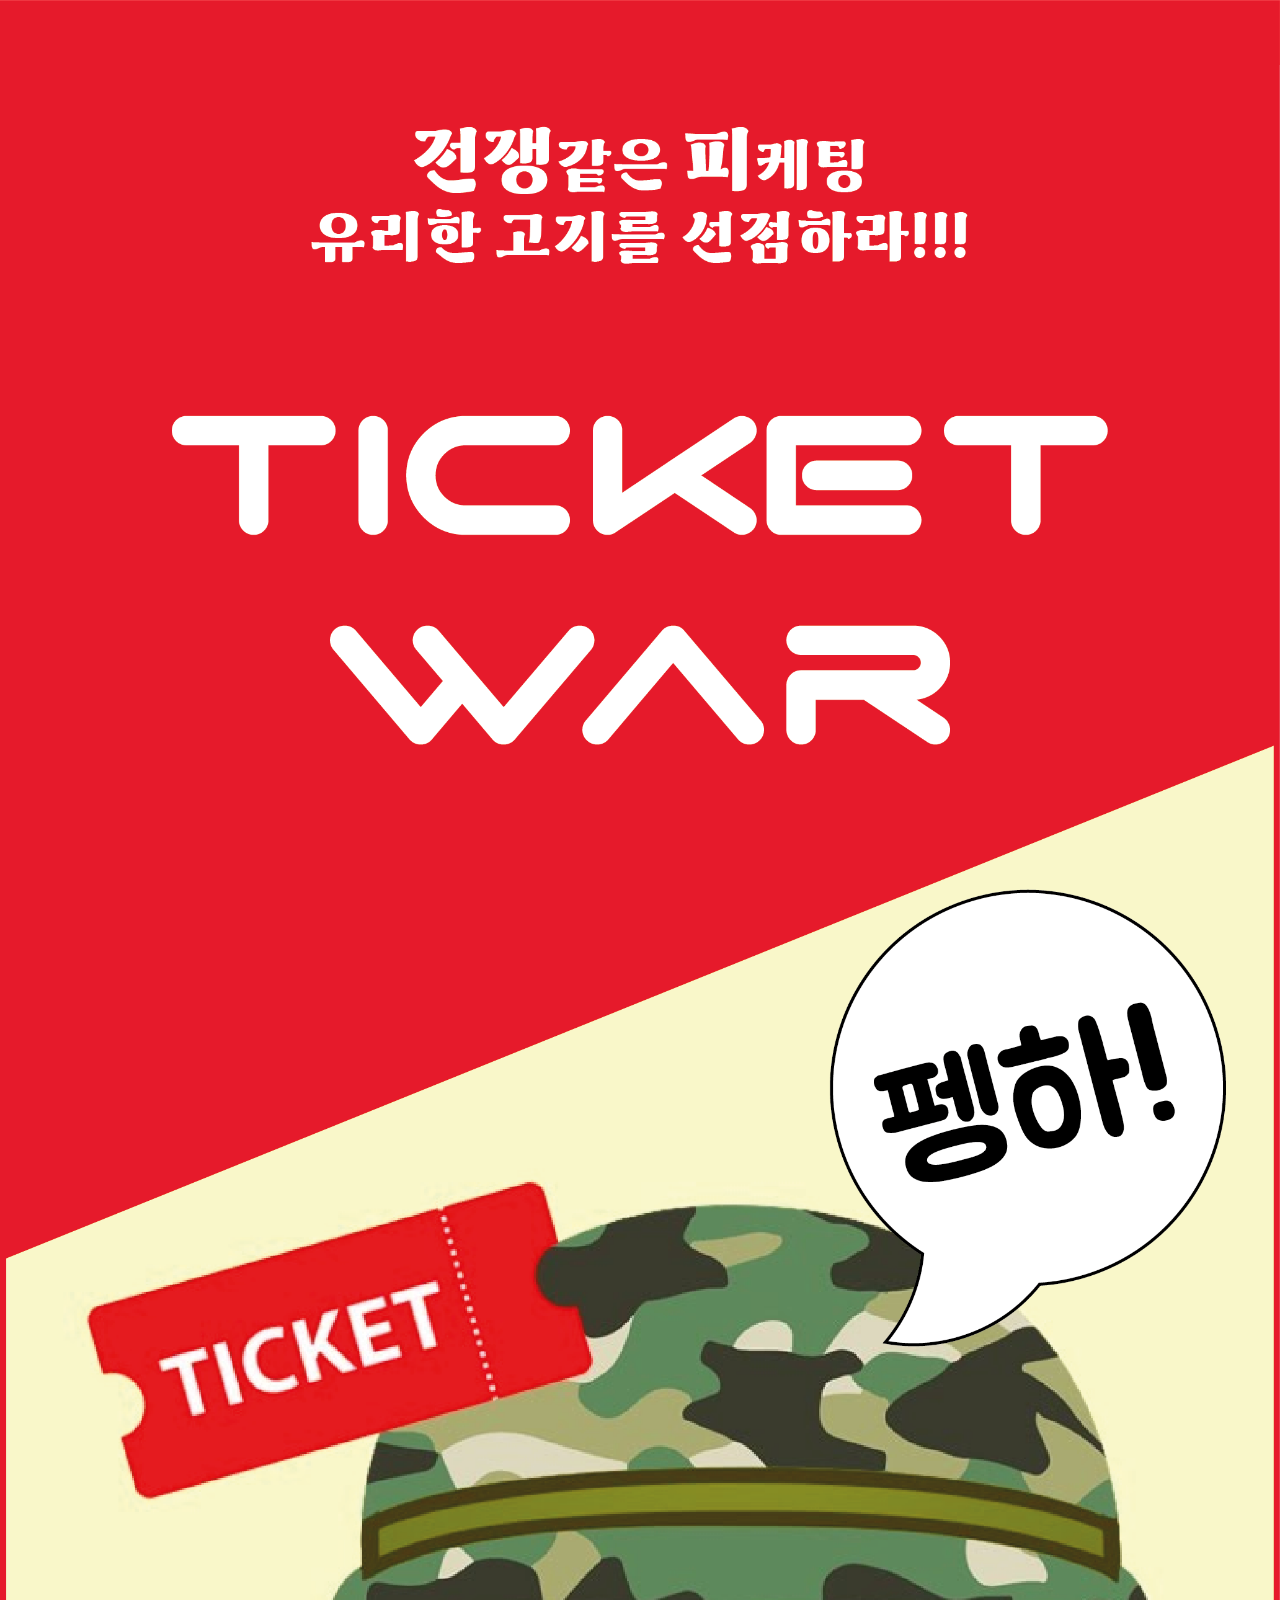
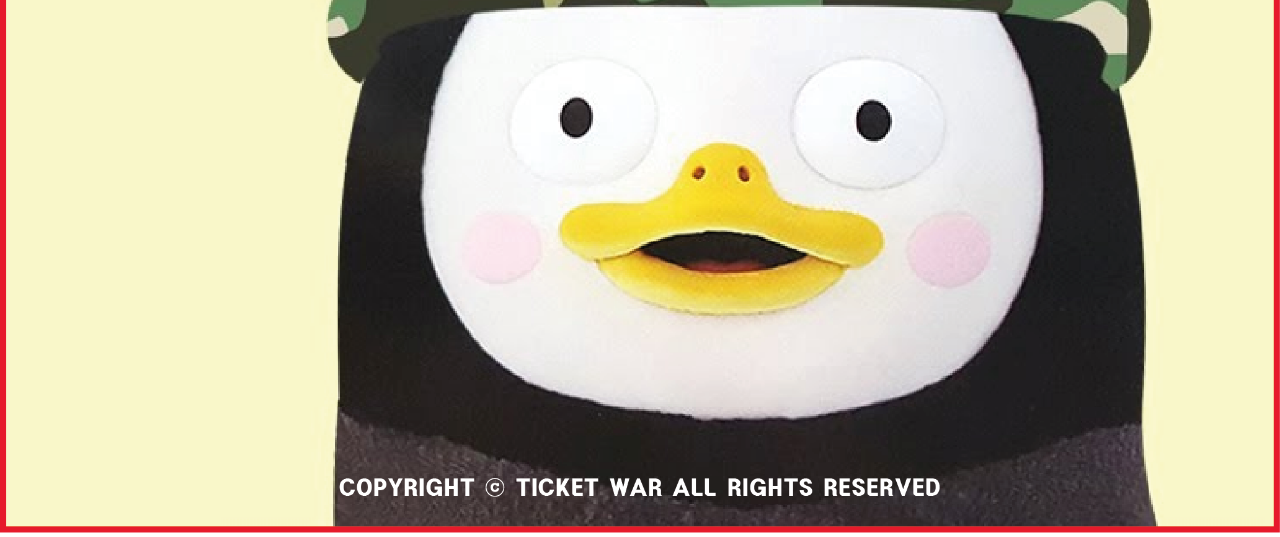
<file: index.html>
<!doctype html>
<html>
<head>
    <meta charset="UTF-8">
    <meta name="viewport" content="width=device-width, initial-scale=1.0">
    <title>TICKET WAR</title>
    <link href="style.css" rel="stylesheet" type="text/css">
</head>
<body>
    <div id="intro">
        <a href="main.html">            
            <img src="images/intro_back.png" width="640" height="1067" alt="TICKET WAR">
        </a>
    </div>
</body>
</html>
</file>
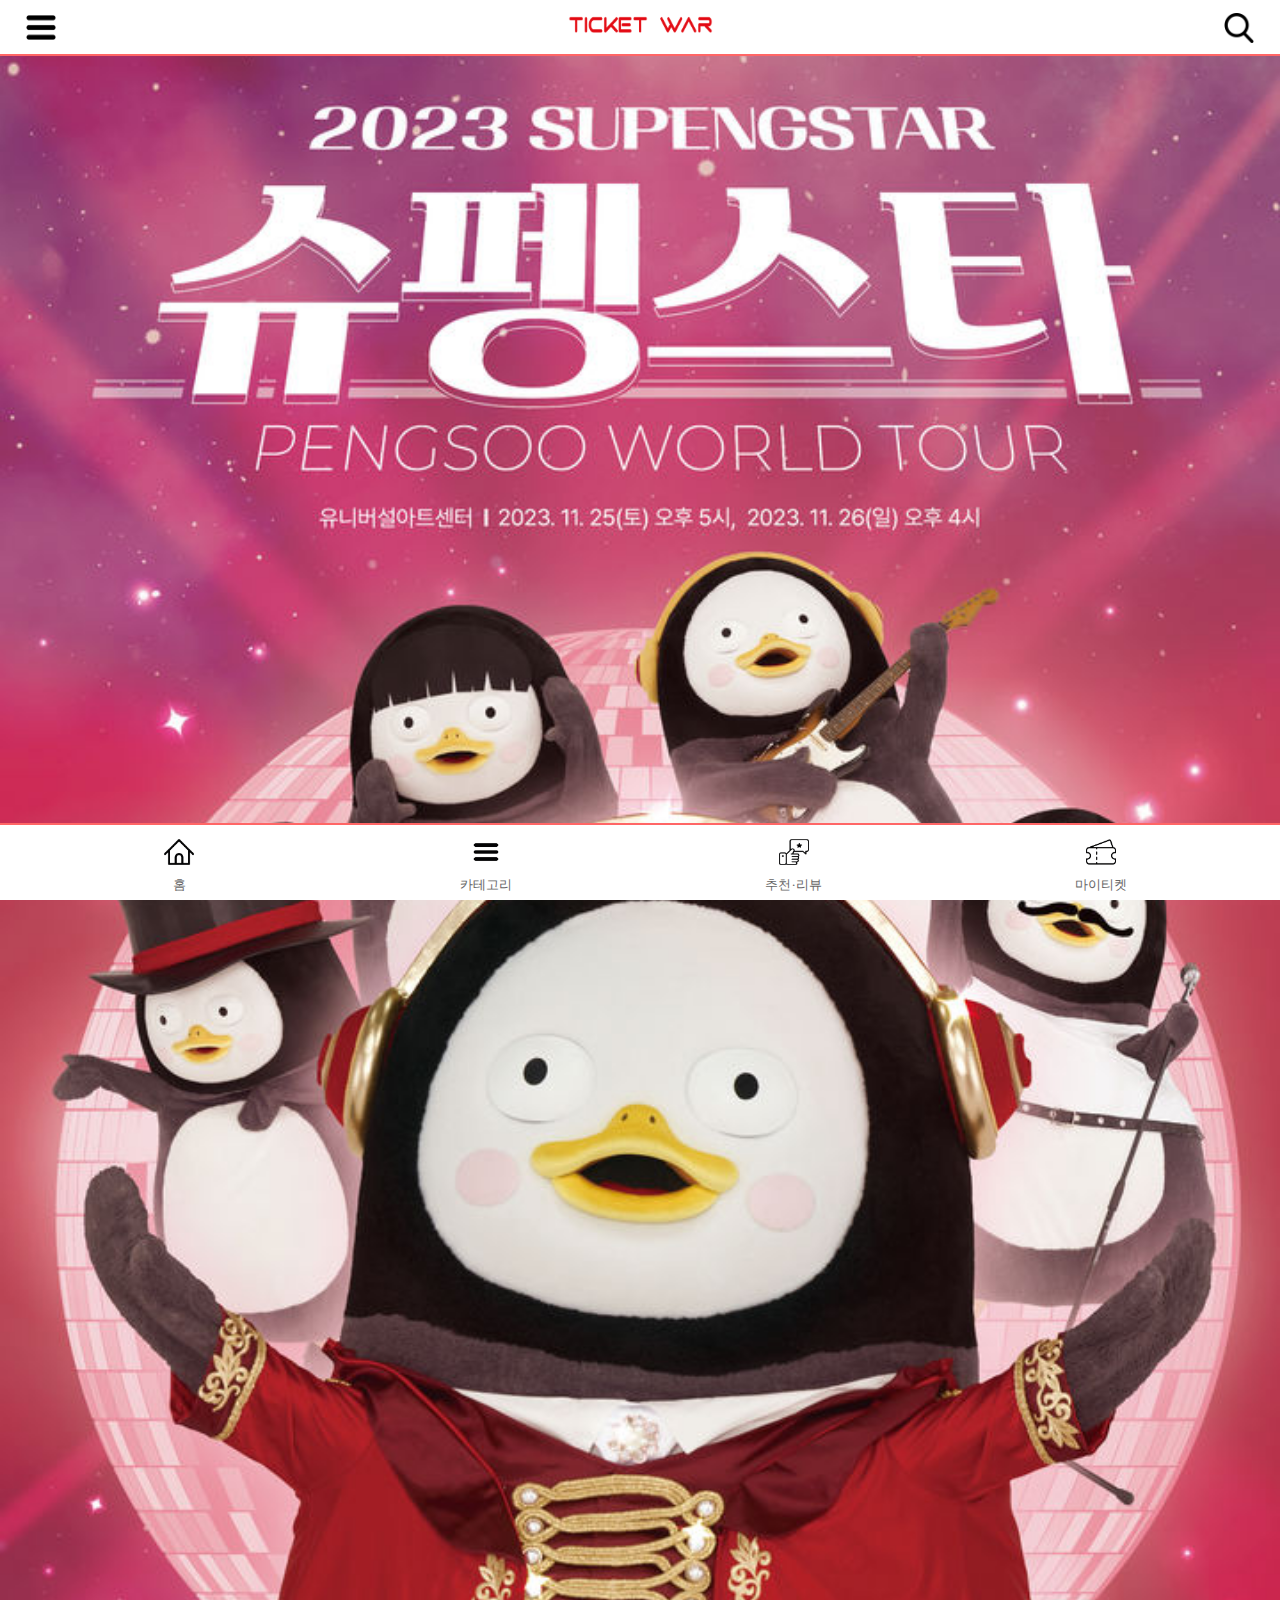
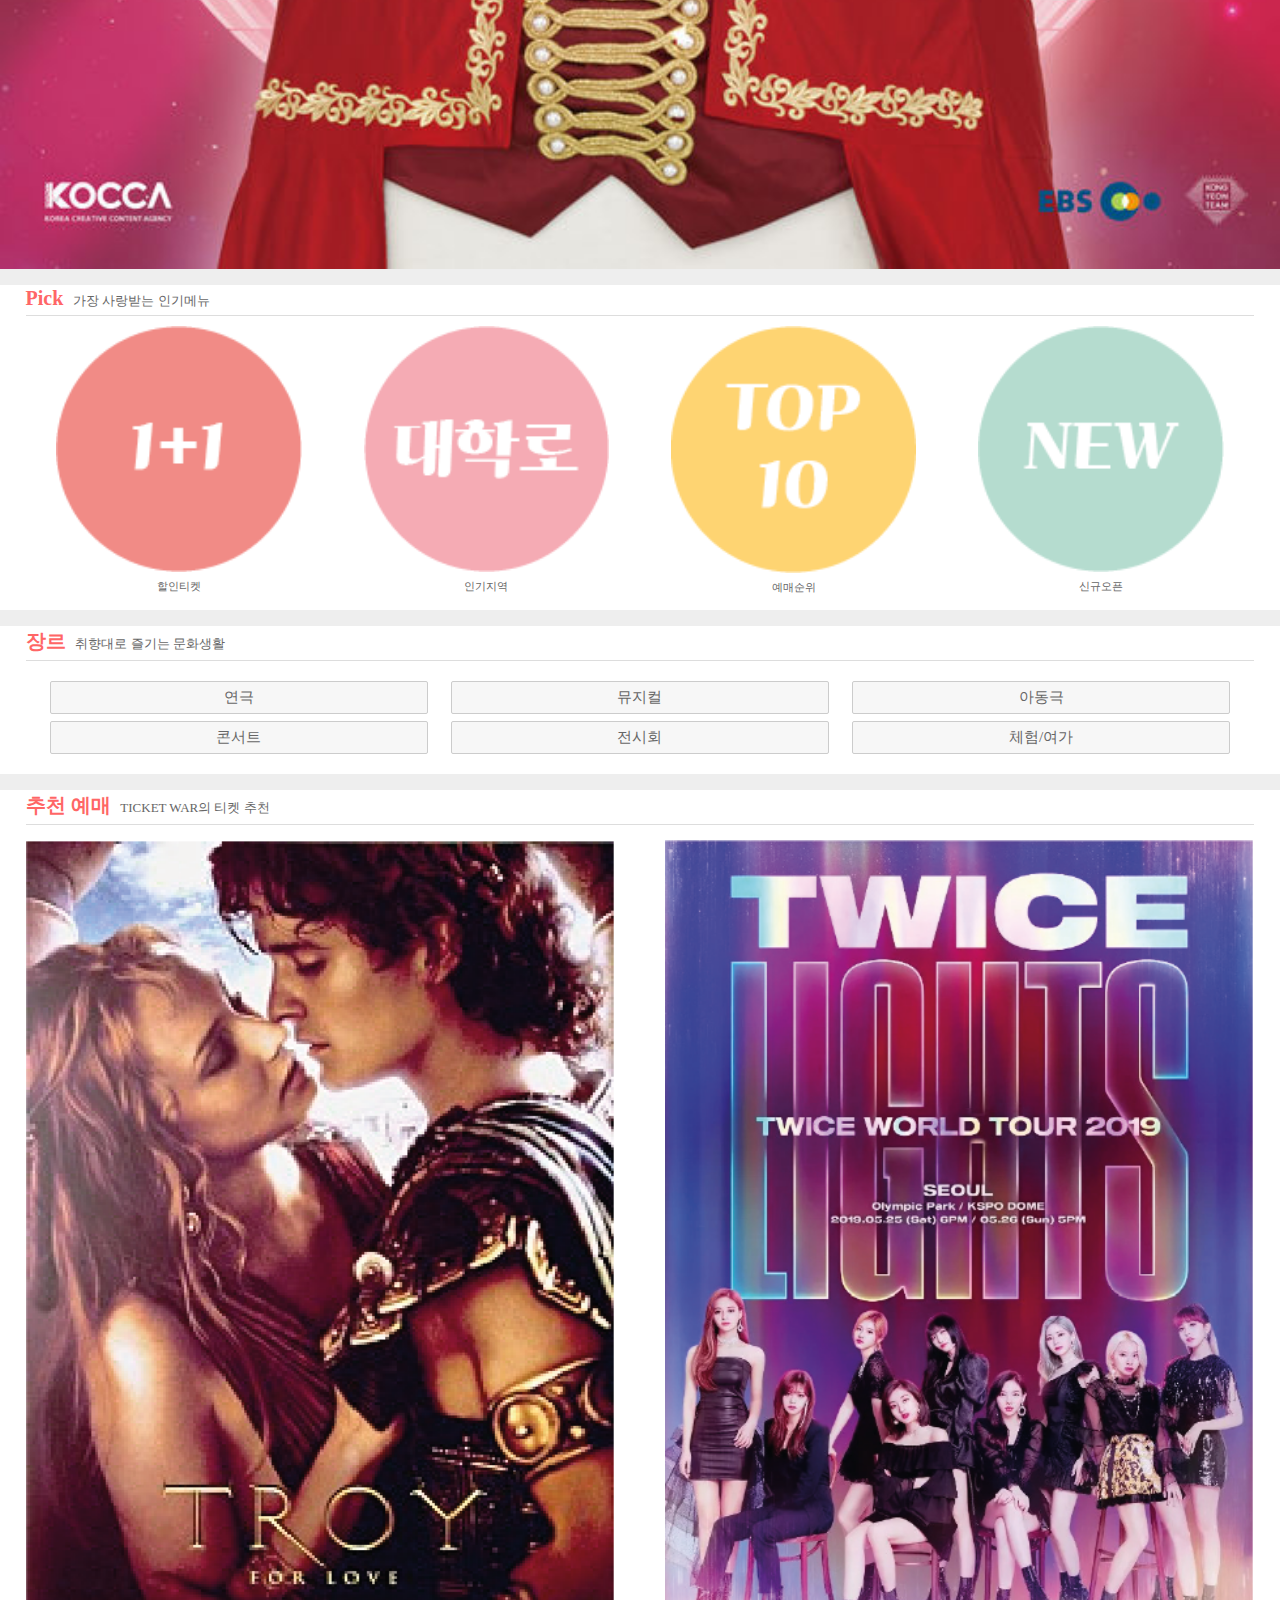
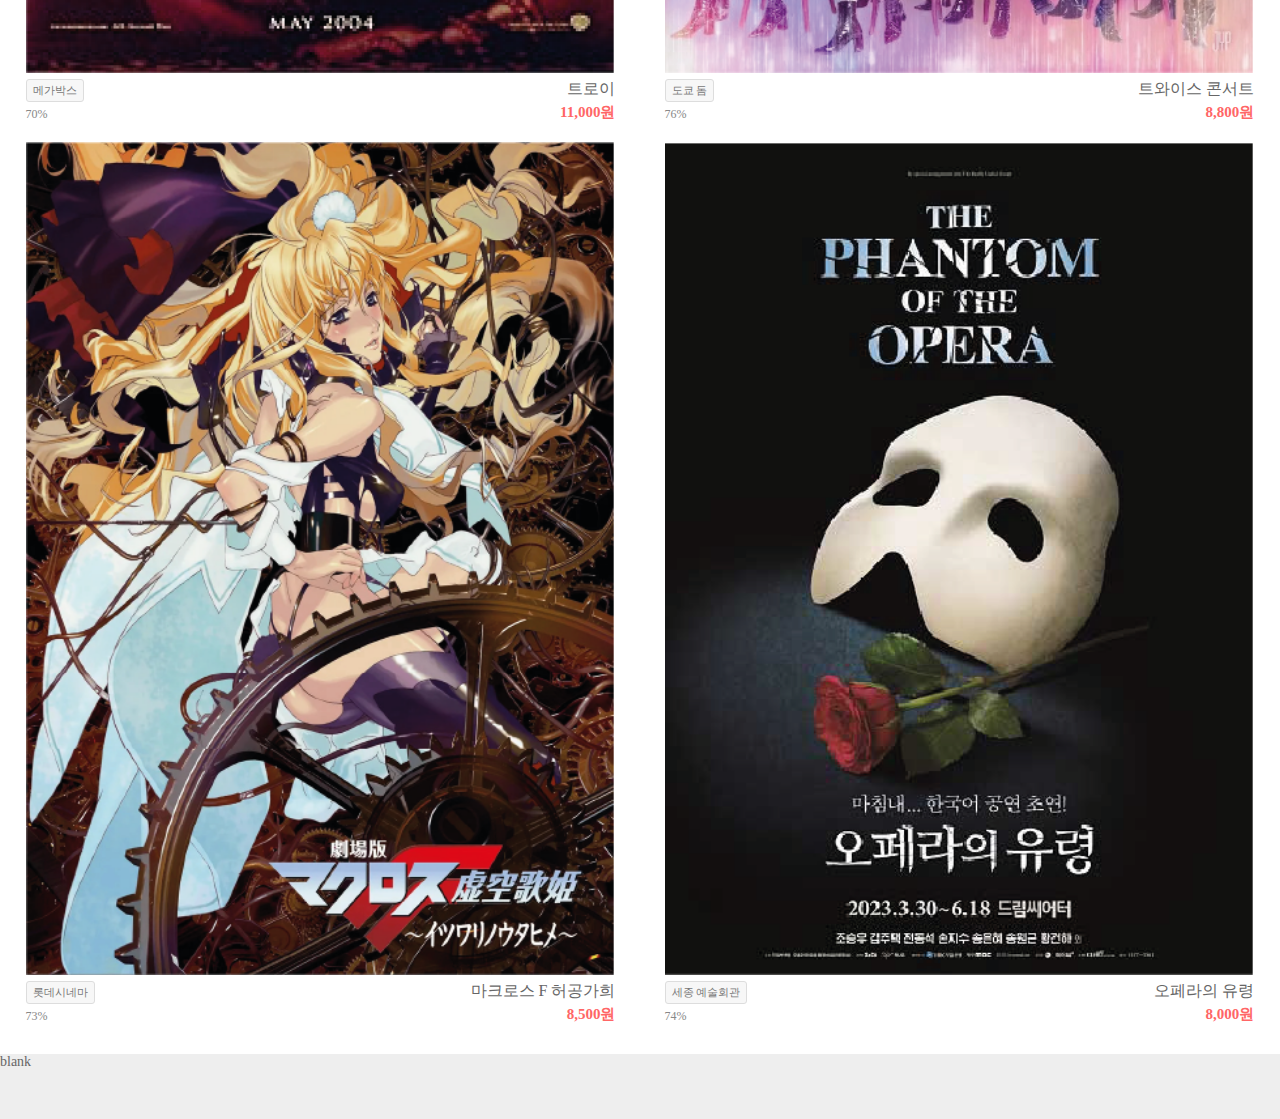
<file: main.html>
<!doctype html>
<html>
<head>
    <meta charset="UTF-8">
    <meta name="viewport" content="width=device-width, initial-scale=1.0">
    <title>TICKET WAR</title>
    <link href="style.css" rel="stylesheet" type="text/css">
</head>
<body>
    
    <header>
        <h1>
            <a href="main.html"><img src="images/logo_nav.png" alt="TICKET WAR"></a>
        </h1>
        <a href="#">
            <img src="images/menu.png" width="80" height="64" alt="메뉴 버튼">
        </a>
        <a href="search.html">
            <img src="images/search.png" width="78" height="78" alt="검색 버튼">
        </a>
    </header>
    
    <section id="main_cont1">
        <a href="#">
            <img src="images/mainbnr.jpg" width="640" height="326" alt="메인 배너">
        </a>        
    </section>
    
    <section id="pick">
        <div class="wrap">
            <p>
                <span>Pick</span>&nbsp;&nbsp;&nbsp;가장 사랑받는 인기메뉴
            </p>
            <hr>
            <a href="#">
                <article>
                    <img src="images/circle1.png" width="114" height="114" alt="1+1">
                    <p>할인티켓</p>
                </article>
            </a>
            <a href="#">
                <article>
                    <img src="images/circle2.png" width="114" height="114" alt="대학로">
                    <p>인기지역</p>
                </article>
            </a>
            <a href="#">
                <article>
                    <img src="images/circle3.png" width="114" height="114" alt="TOP 10">
                    <p>예매순위</p>
                </article>
            </a>
            <a href="#">
                <article>
                    <img src="images/circle4.png" width="114" height="114" alt="NEW">
                    <p>신규오픈</p>
                </article>
            </a>
        </div>        
    </section>
        
    <section id="genre">
        <div class="wrap">
            <p>
                <span>장르</span>&nbsp;&nbsp;&nbsp;취향대로 즐기는 문화생활
            </p>
            <hr>
            <ul>
                <li><a href="#">연극</a></li>
                <li><a href="#">뮤지컬</a></li>
                <li><a href="#">아동극</a></li>
                <li><a href="#">콘서트</a></li>
                <li><a href="#">전시회</a></li>
                <li><a href="#">체험/여가</a></li>
            </ul>
        </div>
    </section>
        
    <section id="ticket">
        <div class="wrap">
            <p>
                <span>추천 예매</span>&nbsp;&nbsp;&nbsp;TICKET WAR의 티켓 추천
            </p>
            <hr>
            <a href="info.html">
                <article>
                    <img src="images/poster1.png" width="218" height="280" alt="트로이">
                    <span>메가박스</span>
                    <p>트로이</p><br>
                    <p>70%</p>
                    <span>11,000원</span>
                </article>
            </a>
            <a href="#">
                <article>
                    <img src="images/poster2.png" width="218" height="280" alt="트와이스 콘서트">
                    <span>도쿄 돔</span>
                    <p>트와이스 콘서트</p>
                    <p>76%</p>
                    <span>8,800원</span>
                </article>
            </a>
            <a href="#">
                <article>
                    <img src="images/poster3.png" width="218" height="280" alt="마크로스 F 허공가희">
                    <span>롯데시네마</span>
                    <p>마크로스 F 허공가희</p>
                    <p>73%</p>
                    <span>8,500원</span>
                </article>
            </a>

            <a href="#">
                <article>
                    <img src="images/poster4.png" width="218" height="280" alt="오페라의 유령">
                    <span>세종 예술회관</span>
                    <p>오페라의 유령</p>
                    <p>74%</p>
                    <span>8,000원</span>
                </article>
            </a> 
        </div>
    </section>

    <footer id="footer1">
        <div class="wrap">
            <ul>
                <li>
                    <a href="main.html">
                        <img src="images/icon1.png" width="109" height="93" alt="홈">
                        <p>홈</p>
                    </a>
                </li>
                <li>
                    <a href="#">
                        <img src="images/icon2.png" width="109" height="93" alt="카테고리">
                        <p>카테고리</p>
                    </a>
                </li>
                <li>
                    <a href="recom.html">
                        <img src="images/icon3.png" width="109" height="93" alt="추천과 리뷰">
                        <p>추천·리뷰</p>
                    </a>
                </li>
                <li>
                    <a href="#">
                        <img src="images/icon4.png" width="109" height="93" alt="마이티켓">
                        <p>마이티켓</p>
                    </a>
                </li>
            </ul>
        </div>
    </footer>
 
    <div>blank</div>
    
</body>
</html>
</file>
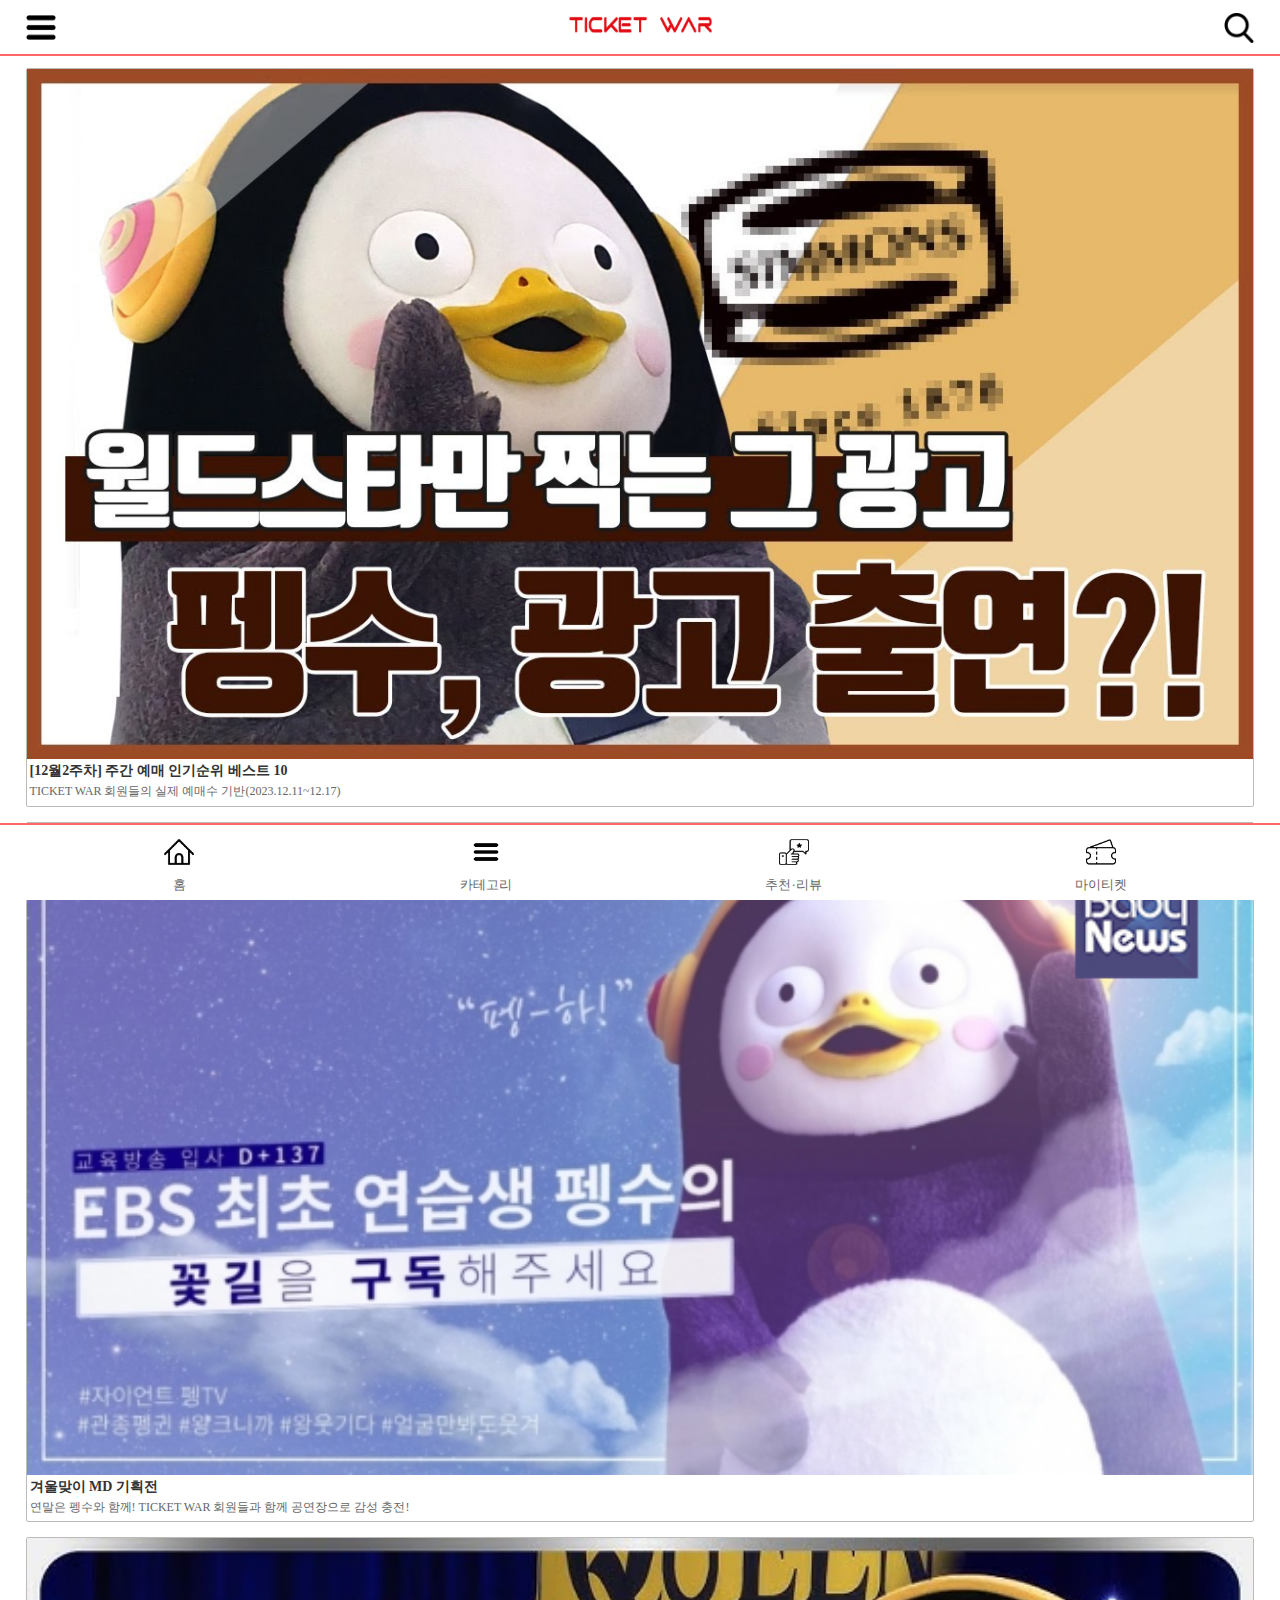
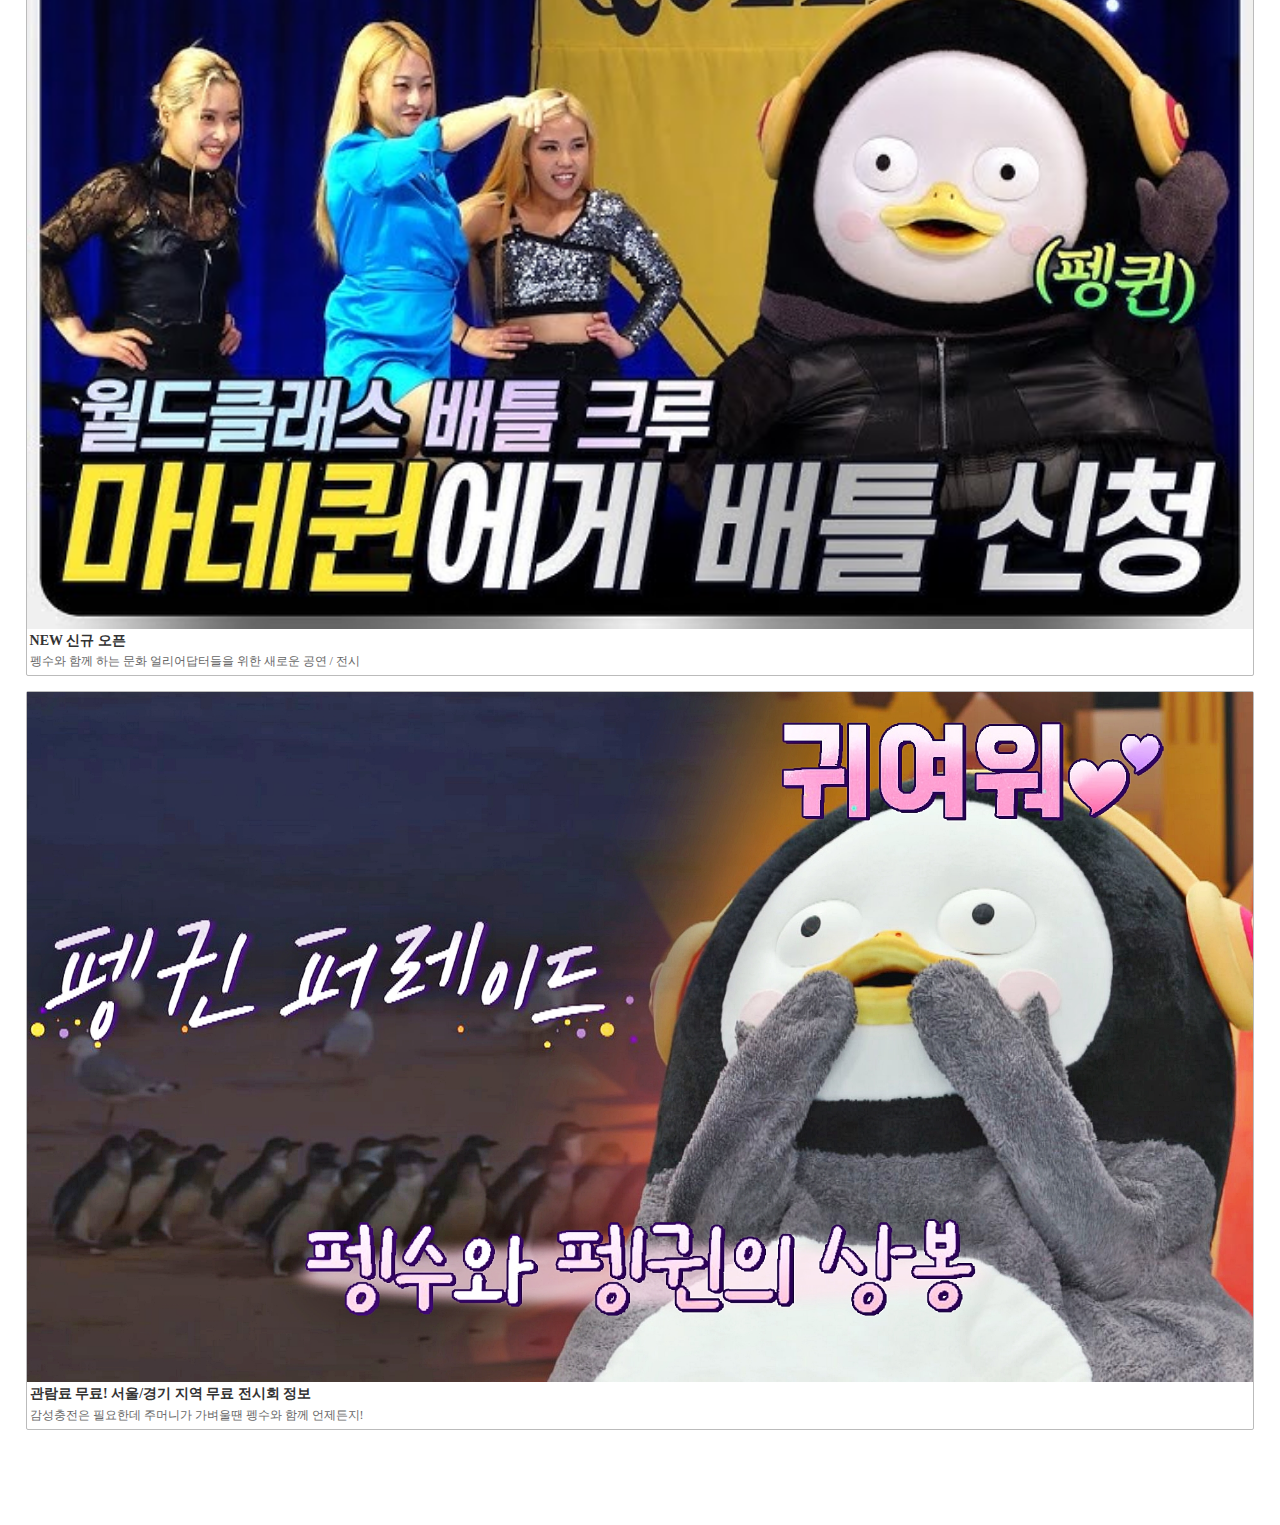
<file: recom.html>
<!doctype html>
<html>
<head>
    <meta charset="UTF-8">
    <meta name="viewport" content="width=device-width, initial-scale=1.0">
    <title>TICKET WAR</title>
    <link href="style.css" rel="stylesheet" type="text/css">
</head>
<body>

    <header>
        <h1>
            <a href="main.html"><img src="images/logo_nav.png" alt="TICKET WAR"></a>
        </h1>
        <a href="#">
            <img src="images/menu.png" width="80" height="64" alt="메뉴 버튼">
        </a>
        <a href="search.html">
            <img src="images/search.png" width="78" height="78" alt="검색 버튼">
        </a>
    </header>

    <section id="recom">
        <div class="wrap">
            <a href="#">
                <figure>
                    <img src="images/recom_bnr1.jpg" width="600" height="261" alt="주간 BEST 10">
                    <figcaption>
                        <p>[12월2주차] 주간 예매 인기순위 베스트 10</p>
                        <p>TICKET WAR 회원들의 실제 예매수 기반(2023.12.11~12.17)</p>
                    </figcaption>
                </figure>
            </a>
            <a href="#">
                <figure>
                    <img src="images/recom_bnr2.jpg" width="600" height="261" alt="겨울 특집 공연장으로 고고씽">
                    <figcaption>
                        <p>겨울맞이 MD 기획전</p>
                        <p>연말은 펭수와 함께! TICKET WAR 회원들과 함께 공연장으로 감성 충전!</p>
                    </figcaption>
                </figure>
            </a>
            <a href="#">
                <figure>
                    <img src="images/recom_bnr3.jpg" width="600" height="261" alt="신규오픈 공연 / 전시">
                    <figcaption>
                        <p>NEW 신규 오픈</p>
                        <p>펭수와 함께 하는 문화 얼리어답터들을 위한 새로운 공연 / 전시</p>
                    </figcaption>
                </figure>
            </a>
            <a href="#">
                <figure>
                    <img src="images/recom_bnr4.jpg" width="600" height="261" alt="서울/경기 무료 전시회">
                    <figcaption>
                        <p>관람료 무료! 서울/경기 지역 무료 전시회 정보</p>
                        <p>감성충전은 필요한데 주머니가 가벼울땐 펭수와 함께 언제든지!</p>
                    </figcaption>
                </figure>
            </a>
        </div>
    </section>

    <footer id="footer1">
        <div class="wrap">
            <ul>
                <li>
                    <a href="main.html">
                        <img src="images/icon1.png" width="109" height="93" alt="홈">
                        <p>홈</p>
                    </a>
                </li>
                <li>
                    <a href="#">
                        <img src="images/icon2.png" width="109" height="93" alt="카테고리">
                        <p>카테고리</p>
                    </a>
                </li>
                <li>
                    <a href="recom.html">
                        <img src="images/icon3.png" width="109" height="93" alt="추천과 리뷰">
                        <p>추천·리뷰</p>
                    </a>
                </li>
                <li>
                    <a href="#">
                        <img src="images/icon4.png" width="109" height="93" alt="마이티켓">
                        <p>마이티켓</p>
                    </a>
                </li>
            </ul>
        </div>
    </footer>
        
</body>
</html>
</file>
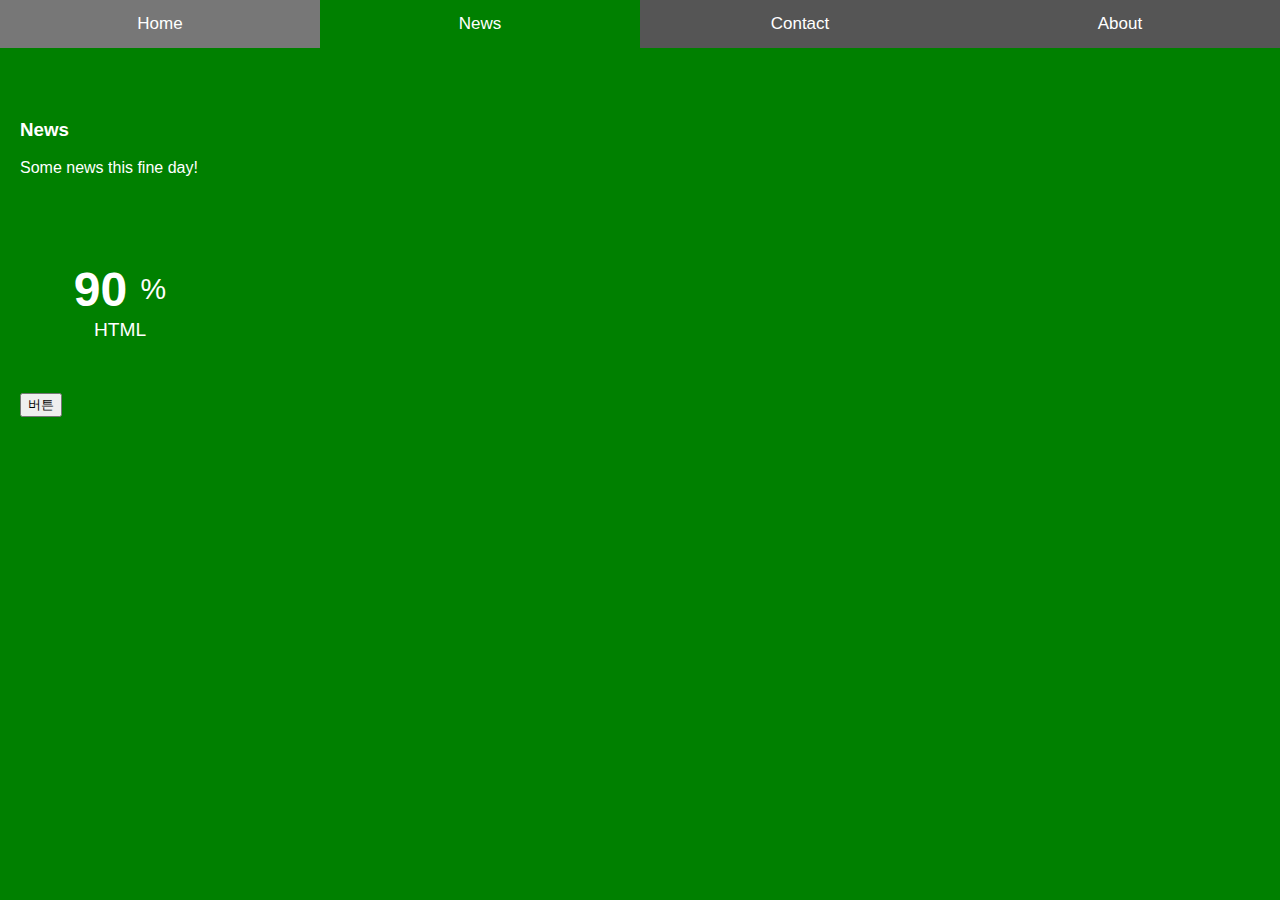
<file: 반영여부 확인용.html>
<!DOCTYPE html>
<html>

<head>
    <meta name="viewport" content="width=device-width, initial-scale=1">
    <style>
        * {
            box-sizing: border-box
        }

        /* Set height of body and the document to 100% */
        body,
        html {
            height: 100%;
            margin: 0;
            font-family: Arial;
        }

        /* Style tab links */
        .tablink {
            background-color: #555;
            color: white;
            float: left;
            border: none;
            outline: none;
            cursor: pointer;
            padding: 14px 16px;
            font-size: 17px;
            width: 25%;
        }

        .tablink:hover {
            background-color: #777;
        }

        /* Style the tab content (and add height:100% for full page content) */
        .tabcontent {
            color: white;
            display: none;
            padding: 100px 20px;
            height: 100%;
        }

        #Home {
            background-color: red;
        }

        #News {
            background-color: green;
        }

        #Contact {
            background-color: blue;
        }

        #About {
            background-color: orange;
        }















        .circle-progress {
            position: relative;
            width: 200px;
            height: 200px;
        }

        .circle-progress .html-rating {
            position: relative;
            width: 100%;
            height: 100%;
            /* background: #f00; */
        }

        .circle-progress .html-rating .html-block {
            position: absolute;
            width: 2px;
            height: 15px;
            background-color: #000;
            left: 50%;
            transform-origin: 50% 100px;
            /* transform: rotate(15deg); */
            transform: rotate(0deg);
            opacity: 0;
            animation: animate 0.1s linear forwards;
        }

        @keyframes animate {
            to {
                opacity: 1;
            }
        }

        .circle-progress .html-rating .html-block:nth-child(-n+91) {
            background: #ff4433;
            box-shadow: 0 0 15px #ff4433, 0 0 30px #ff4433;
        }

        .circle-progress .html-rating h2 {
            position: absolute;
            top: 50%;
            left: 50%;
            transform: translate(-50%, -50%);
            color: #fff;
            font-size: 1.2em;
            font-weight: 500;
            text-align: center;
            line-height: 1.5em;
        }

        .circle-progress .html-rating h2 span {
            font-size: 2.5em;
            font-weight: 700;
        }

        .circle-progress .html-rating h2 sup {
            font-size: 1.5em;
            font-weight: 300;
        }
    </style>
</head>

<body>

    <button class="tablink" onclick="openPage('Home', this, 'red')">Home</button>
    <button class="tablink news" onclick="openPage('News', this, 'green')" id="defaultOpen">News</button>
    <button class="tablink" onclick="openPage('Contact', this, 'blue')">Contact</button>
    <button class="tablink" onclick="openPage('About', this, 'orange')">About</button>

    <div id="Home" class="tabcontent">
        <h3>Home</h3>
        <p>Home is where the heart is..</p>
    </div>

    <div id="News" class="tabcontent">
        <h3>News</h3>
        <p>Some news this fine day!</p>

        <div class="circle-progress">
            <div class="html-rating">
                <h2>
                    <span class="html-counter" data-target="90">
                        90
                    </span>
                    <sup>
                        %
                    </sup>
                    <br>
                    HTML
                </h2>
                <div class="html-block"></div>
            </div>
        </div>

        <button class="btn">
            버튼
        </button>


    </div>

    

    <div id="Contact" class="tabcontent">
        <h3>Contact</h3>
        <p>Get in touch, or swing by for a cup of coffee.</p>
    </div>

    <div id="About" class="tabcontent">
        <h3>About</h3>
        <p>Who we are and what we do.</p>
    </div>

    <script>




        function openPage(pageName, elmnt, color) {
            var i, tabcontent, tablinks;
            tabcontent = document.getElementsByClassName("tabcontent");
            for (i = 0; i < tabcontent.length; i++) {
                tabcontent[i].style.display = "none";
            }
            tablinks = document.getElementsByClassName("tablink");
            for (i = 0; i < tablinks.length; i++) {
                tablinks[i].style.backgroundColor = "";
            }
            document.getElementById(pageName).style.display = "block";
            elmnt.style.backgroundColor = color;
        }

        // Get the element with id="defaultOpen" and click on it
        document.getElementById("defaultOpen").click();












        const btn = document.querySelector('.btn');
        const news = document.querySelector('.news');

        news.addEventListener('click', ()=>{

        const htmlRating = document.getElementsByClassName('html-rating')[0];
        const htmlBlock = document.getElementsByClassName('html-block');

        for (let i = 1; i < 100; i++) {
            htmlRating.innerHTML += "<div class='html-block'></div>";
            htmlBlock[i].style.transform = "rotate(" + 3.6 * i + "deg)";
            htmlBlock[i].style.animationDelay = `${i / 40}s`;
        }

        const htmlCounter = document.querySelector('.html-counter');
        htmlCounter.innerText = 0;

        const htmlTarget = +htmlCounter.getAttribute('data-target');

        const htmlNumberCounter = () => {

            const htmlValue = +htmlCounter.innerText;

            if (htmlValue < htmlTarget) {
                htmlCounter.innerText = Math.ceil(htmlValue + 1);

                setTimeout(() => {
                    htmlNumberCounter()
                }, 25);
            }
        }

        htmlNumberCounter();

    });
    </script>

</body>

</html>
</file>
<file: style.css>
/* @charset "utf-8"; */

/* ------------------------------------------------------------------------------------------------------------------------------------------------------------------------ */
/* CSS Document */
/* ------------------------------------------------------------------------------------------------------------------------------------------------------------------------ */

* { 
    margin:0; padding:0; 
}

img { 
    border: none; 
}

a { 
    text-decoration: none; 
}

li { 
    list-style: none; 
}

body { 
    font-size: 14px; 
    color: #666; 
    font-family: "맑은 고딕";
    margin: 0 auto;
    padding: 0;
}

.wrap { 
    width: 96%; 
    margin: 0 auto; 
    position: relative; 
}

html, body { 
    height: 100%; 
}

/* ------------------------------------------------------------------------------------------------------------------------------------------------------------------------ */
/* index - intro */
/* ------------------------------------------------------------------------------------------------------------------------------------------------------------------------ */

#intro { 
    background: #ff6666; 
    background-size: cover; 
    text-align: center; 
}

#intro a img { 
    width: 100%; 
    height: auto;
    margin-bottom: 0;
    padding-bottom: 0;
}

/* ------------------------------------------------------------------------------------------------------------------------------------------------------------------------ */
/*main - main home*/
/* ------------------------------------------------------------------------------------------------------------------------------------------------------------------------ */

header { 
    padding: 12px 0 5px;     
    border-bottom: 2px solid #ff6666; 
    width: 100%; 
    background: #fff; 
    position: fixed; 
    z-index: 100; 
}

header h1 { 
    text-align: center; 
}

header h1 a img { 
    width: 145px; 
    height: auto;
    margin: 0;
    padding: 0;
}

header > a:first-of-type img { 
    width: 30px; 
    height: auto; 
    position: absolute; 
    left: 2%; 
    top: 15px; 
}

header > a:last-of-type img { 
    width: 30px; 
    height: auto; 
    position: absolute; 
    right: 2%; 
    top: 13px; 
}

#main_cont1 { 
    border-bottom: 16px solid #eee; 
    padding-top: 52px; 
}

#main_cont1 a img { 
    width: 100%; 
    height: auto; 
    display: block; 
}

#main_cont1 p { 
    position: absolute; 
    top: 110px; 
    padding-left: 20px; 
    font-size: 1.8em; 
    font-weight: bold; 
    color: #fff; 
    line-height: 1.2; 
}

#main_cont1 p span { 
    font-weight: normal; 
    font-size: 12px; 
}

#footer1 {
    border-top: 2px solid #ff6666; 
    position: fixed; 
    bottom: 0; 
    width: 100%; 
    background: #fff; 
    z-index: 10; 
    height: 75px; 
}

#footer1 ul { 
    text-align: center; 
}

#footer1 ul:after { 
    content: ""; 
    clear: both; 
    display: block; 
    height: 0; 
    visibility: hidden; 
}

#footer1 ul li { 
    float: left; 
    width: 25%; 
}

#footer1 ul li a { 
    display: block; 
    height: 100%; 
    padding: 12px 0 10px; 
}

#footer1 ul li a img { 
    width: 30px; 
    height: auto;
}

#footer1 ul li a p { 
    color: #666; 
    font-size: 13px; 
    margin-top: 5px;
    
}

body > div { 
    height: 65px; 
    background: #eee; 
}


/* ------------------------------------------------------------------------------------------------------------------------------------------------------------------------ */
/*search*/
/* ------------------------------------------------------------------------------------------------------------------------------------------------------------------------ */

#search { 
    padding-top: 52px; 
    width: 100%; 
}

#search > #bar { 
    background: #eee; 
    padding: 9px 3% 5px 3%; 
    position: relative; 
}

#search > #bar input:first-of-type { 
    width: 100%; 
    height: 38px; 
    padding-left: 8px; 
    border: 1px solid #999; 
    font-size: 14px; 
}

#search > #bar input:last-of-type { 
    position: absolute; 
    right: 4%; 
    top: 19px; 
    width: 27px; 
    height: 27px; 
    background: url(images/search_mini.png) no-repeat center; 
    background-size: auto; 
    border: none; 
}

#search #title { 
    width: 100%; 
    text-align: center; 
}

#search #title:after { 
    content: ""; 
    clear: both; 
    display: block; 
    height: 0; 
    visibility: hidden; 
}

#search #title li { 
    float: left; 
    width: 50%; 
}

#search #title li a:link, 
#search #title li a:visited { 
    display: block; 
    height: 55px; 
    line-height: 55px; 
    font-size: 16px; 
    color: #666; 
    font-weight: bold; 
}

#search #title li a:hover, 
#search #title li a:active, 
#search #title li a:focus { 
    color:#ff6666; 
    border-bottom: 4px solid #ff6666; 
    box-sizing: border-box; 
}

#search #title { 
    color: #ff6666; 
    border-bottom: 1px solid gray; 
    box-sizing: border-box;    
}

#search #list li { 
    border-bottom: 1px solid #ddd;
}

#search #list li a { 
    color: #666; 
    font-size: 15px; 
    display: block; 
    padding: 13px 0; 
    padding-left: 3%; 
}

#search #list li a span { 
    color: #ff6666; 
    font-weight: bold; 
}

/* ------------------------------------------------------------------------------------------------------------------------------------------------------------------------ */
/*recom - recommand/review*/
/* ------------------------------------------------------------------------------------------------------------------------------------------------------------------------ */

#recom { 
    padding: 68px 0 80px; 
}

#recom .wrap a { 
    display: block; 
    margin-bottom: 15px; 
}

#recom .wrap a figure { 
    border: 1px solid #bbb; 
    border-radius: 2px; 
}

#recom .wrap a figure img { 
    width: 100%; 
    height: auto; 
    display: block; 
}

#recom .wrap a figure figcaption { 
    padding: 1px 3px 4px; 
}

#recom .wrap a figure figcaption p { 
    line-height: 1.6; 
}

#recom .wrap a figure figcaption p:first-child { 
    color: #333; 
    font-weight: bold; 
}

#recom .wrap a figure figcaption p:last-child { 
    color: #666; 
    font-size: 12px; 
}

/* ------------------------------------------------------------------------------------------------------------------------------------------------------------------------ */
/*info - detail page example*/
/* ------------------------------------------------------------------------------------------------------------------------------------------------------------------------ */

#info { 
    position: relative; 
}

#info > img { 
    width: 100%; 
    height: auto; 
    display: block; 
    padding-top: 55px; 
}

#info .wrap { 
    padding: 0 2%; 
}

#info .wrap div { 
    border-bottom: 1px solid #ddd; 
}

#info .wrap div p:first-of-type { 
    color: #777; 
    font-size: 12px; 
    margin: 10px 0 8px; 
}

#info .wrap div p:nth-of-type(2) { 
    color: #666; 
    font-size: 15px; 
    background: #f7f7f7; 
    border: 1px solid #888; 
    border-radius: 3px; 
    width: 60px; 
    padding: 2px 0; 
    text-align: center; 
    margin-bottom: 10px; 
}

#info .wrap div span { 
    color: #333; 
    font-weight: bold; 
    font-size: 20px; 
    position: absolute; 
    left: 70px; 
    top: 22px; 
}

#info .wrap div a { 
    position: absolute; 
    right: 0; 
    top: 8px; 
}

#info .wrap div a img { 
    width: 37px; 
    height: auto; 
}

#info .wrap > p { 
    font-weight: bold; 
    color: #ff6666; 
    font-size: 18px; 
    padding: 10px 0 10px; 
}

#info .wrap > p span { 
    color: #ccc; 
    text-decoration: line-through; 
    font-size: 16px; 
    font-weight: normal; 
}

#info > ul { 
    text-align: center; 
    border-top: 20px solid #eee; 
    border-bottom: 20px solid #eee; 
}

#info > ul:after { 
    content: ""; 
    clear: both; 
    display: block; 
    height: 0; 
    visibility: hidden; 
}

#info > ul li { 
    float: left; 
    width: 25%; 
}

#info > ul li a { 
    display: block; 
    height: 100%; 
    padding: 15px 0; 
}

#info > ul li a img { 
    width: 50px; 
    height: auto; 
}

#info > ul li:last-of-type a img { 
    width: 45px; 
    height: auto; 
}

#info > ul li a p { 
    font-size: 12px; 
    color: #666; 
    margin-top: 10px; 
}

#info > ul li:first-of-type a span { 
    display: block; 
    font-size: 35px; 
    font-weight: bold; 
    color: #ff6666; 
}

#info > ul li:nth-of-type(3) { 
    position: relative; 
    top: 7px; 
}

#info > ul li:last-of-type p { 
    position: relative; 
    bottom: 3px; 
}

#info #info_cont #tap { 
    text-align: center; 
    border-bottom: 1px solid #ddd; 
    box-sizing: border-box; 
}

#info #info_cont #tap:after { 
    content:""; 
    clear: both; 
    display: block; 
    height: 0; 
    visibility: hidden; 
}

#info #info_cont #tap li { 
    float: left; 
    width: 25%; }

#info #info_cont #tap li a:link, 
#info #info_cont #tap li a:visited { 
    color: #666; 
    font-size: 15px; 
    font-weight: bold; 
    display: block; 
    height: 100%; 
    height: 50px; 
    box-sizing: border-box; 
    line-height: 46px;
}

#info #info_cont #tap li a:hover, 
#info #info_cont #tap li a:active, 
#info #info_cont #tap li a:focus { 
    color: #ff6666; 
    border-bottom: 4px solid #ff6666; 
}

#info #info_cont #tap li .select { 
    color: #ff6666; 
    border-bottom: 4px solid #ff6666; 
    box-sizing: border-box; 
}

#info #info_cont .wrap { 
    margin-top: 7px; 
}

#info #info_cont .wrap article { 
    margin-bottom: 20px; 
}

#info #info_cont .wrap article h3 { 
    color: #333; 
}

#info #info_cont .wrap article p { 
    color: #666; 
    line-height: 1.4; 
    font-size: 13px; 
}

#info #info_cont .wrap article p .blue { 
    color: #4a6bb3; 
}

#info #info_cont .wrap article p .red { 
    color: #e94343; 
}

#info #info_cont #btn { 
    width: 100%; 
}

#info #info_cont #btn:after { 
    content:""; 
    clear: both; 
    display: block; 
    height: 0; 
    visibility: hidden; 
}

#info #info_cont #btn li { 
    float: left; 
    border: 1px solid #ff6666; 
    border-radius: 5px; 
    box-sizing: border-box; 
    text-align: center; 
    width: 48% 
}

#info #info_cont #btn li:first-of-type { 
    margin-right: 4%; 
}

#info #info_cont #btn li a { 
    display: block;
    height: 40px; 
    line-height: 40px; 
    color: #ff6666; 
}

#info #info_cont { 
    padding-bottom: 180px;
}

#footer2 { 
    position: fixed; 
    bottom: 0; 
    z-index: 10; 
}

#footer2 .wrap { 
    width: 92%; 
}

#footer2 img { 
    width: 100%; 
    height: auto; 
    position: relative; 
    display: block; 
}

#footer2 a { 
    display: block; 
    text-align: center; 
    background: #ff6666; 
    width: 100%; 
    margin: 0 auto; 
    position: absolute; 
    bottom: 10px; 
    font-size: 20px; 
    color: #fff; 
    height: 45px; 
    line-height: 42px; 
}

#pick { 
    border-bottom: 16px solid #eee; 
}

#pick .wrap > p { 
    font-size: 13px; 
    color: #666; 
    padding: 2px 0 5px;
 }

#pick .wrap > p span { 
    font-weight: bold; 
    font-size: 20px; 
    color: #ff6666; 
}

#pick hr { 
    border: none; 
    border-bottom: 1px solid #ddd; 
    margin-bottom: 10px; 
}

#pick .wrap:after { 
    content: ""; 
    clear: both; 
    display: block; 
    height: 0; 
    visibility: hidden; 
}

#pick article { 
    width: 25%; 
    text-align: center; 
    float: left; 
}

#pick article img { 
    width: 80%; 
    height: auto; 
}

#pick article p { 
    font-size: 11px; 
    color: #666; 
    margin: 3px 0 15px; 
}

#genre { 
    border-bottom: 16px solid #eee; 
}

#genre .wrap > p { 
    font-size: 13px; 
    color: #666; 
    padding: 2px 0 5px; 
}

#genre .wrap > p span { 
    font-weight: bold; 
    font-size: 20px; 
    color: #ff6666; 
}

#genre hr { 
    border: none; 
    border-bottom: 1px solid #ddd; 
}

#genre ul { 
    width: 96%; 
    margin: 0 auto; 
    text-align: center; 
    padding: 20px 0;
}

#genre ul:after { 
    content: ""; 
    clear: both; 
    display: block; 
    height: 0; 
    visibility: hidden; 
}

#genre ul li { 
    float: left; 
    background: #f7f7f7; 
    border: 1px solid #ccc; 
    box-sizing: border-box; 
    width: 32%; 
    margin-right: 2%; 
    border-radius: 2px; 
    margin-bottom: 7px; 
}

#genre ul li:nth-of-type(3n) { 
    margin-right: 0; 
}

#genre ul li:nth-of-type(3) ~ li { 
    margin-bottom: 0; 
}

#genre ul li a { 
    color: #666; 
    font-size: 1.1em; 
    padding: 5px 0; 
    display: block; 
}

#ticket { 
    margin-bottom: 30px; 
}

#ticket .wrap > p { 
    font-size: 13px; 
    color: #666; 
    padding: 2px 0 5px; 
}

#ticket .wrap > p span { 
    font-weight: bold; 
    font-size: 20px; 
    color: #ff6666; 
}

#ticket hr { 
    border: none; 
    border-bottom: 1px solid #ddd; 
    margin-bottom: 15px; 
}

#ticket .wrap:after { 
    content: ""; 
    clear: both; 
    display: block; 
    height: 0; 
    visibility: hidden; 
}

#ticket a { 
    float: left; 
    width: 48%; 
    margin-right: 4%; 
    position: relative; 
    margin-bottom: 20px; 
}

#ticket a:nth-of-type(even) { 
    margin-right: 0; 
}

#ticket a:nth-of-type(2) ~ a { 
    margin-bottom: 0; 
}

#ticket article img { 
    width: 100%; 
    height: auto; 
    display: block; 
    margin-bottom: 6px; 
}

#ticket article span { 
    display: inline-block; 
}

#ticket article span:first-of-type { 
    font-size: 11px; 
    color: #777; 
    background: #f7f7f7; 
    border: 1px solid #ddd; 
    box-sizing: border-box; 
    padding: 3px 6px; 
    border-radius: 3px; 
}

#ticket article p:first-of-type { 
    font-size: 16px; 
    color: #666; 
    position: absolute; 
    right: 0; 
    bottom: 22px; 
}

#ticket article p:nth-of-type(2) { 
    font-size: 12px; 
    color: #888; 
    margin-top: 5px; 
}

#ticket article span:nth-of-type(2) { 
    font-size: 15px; 
    color: #ff6666; 
    font-weight: bold; 
    position: absolute; 
    right: 0; 
    bottom: 0;
}
</file>
